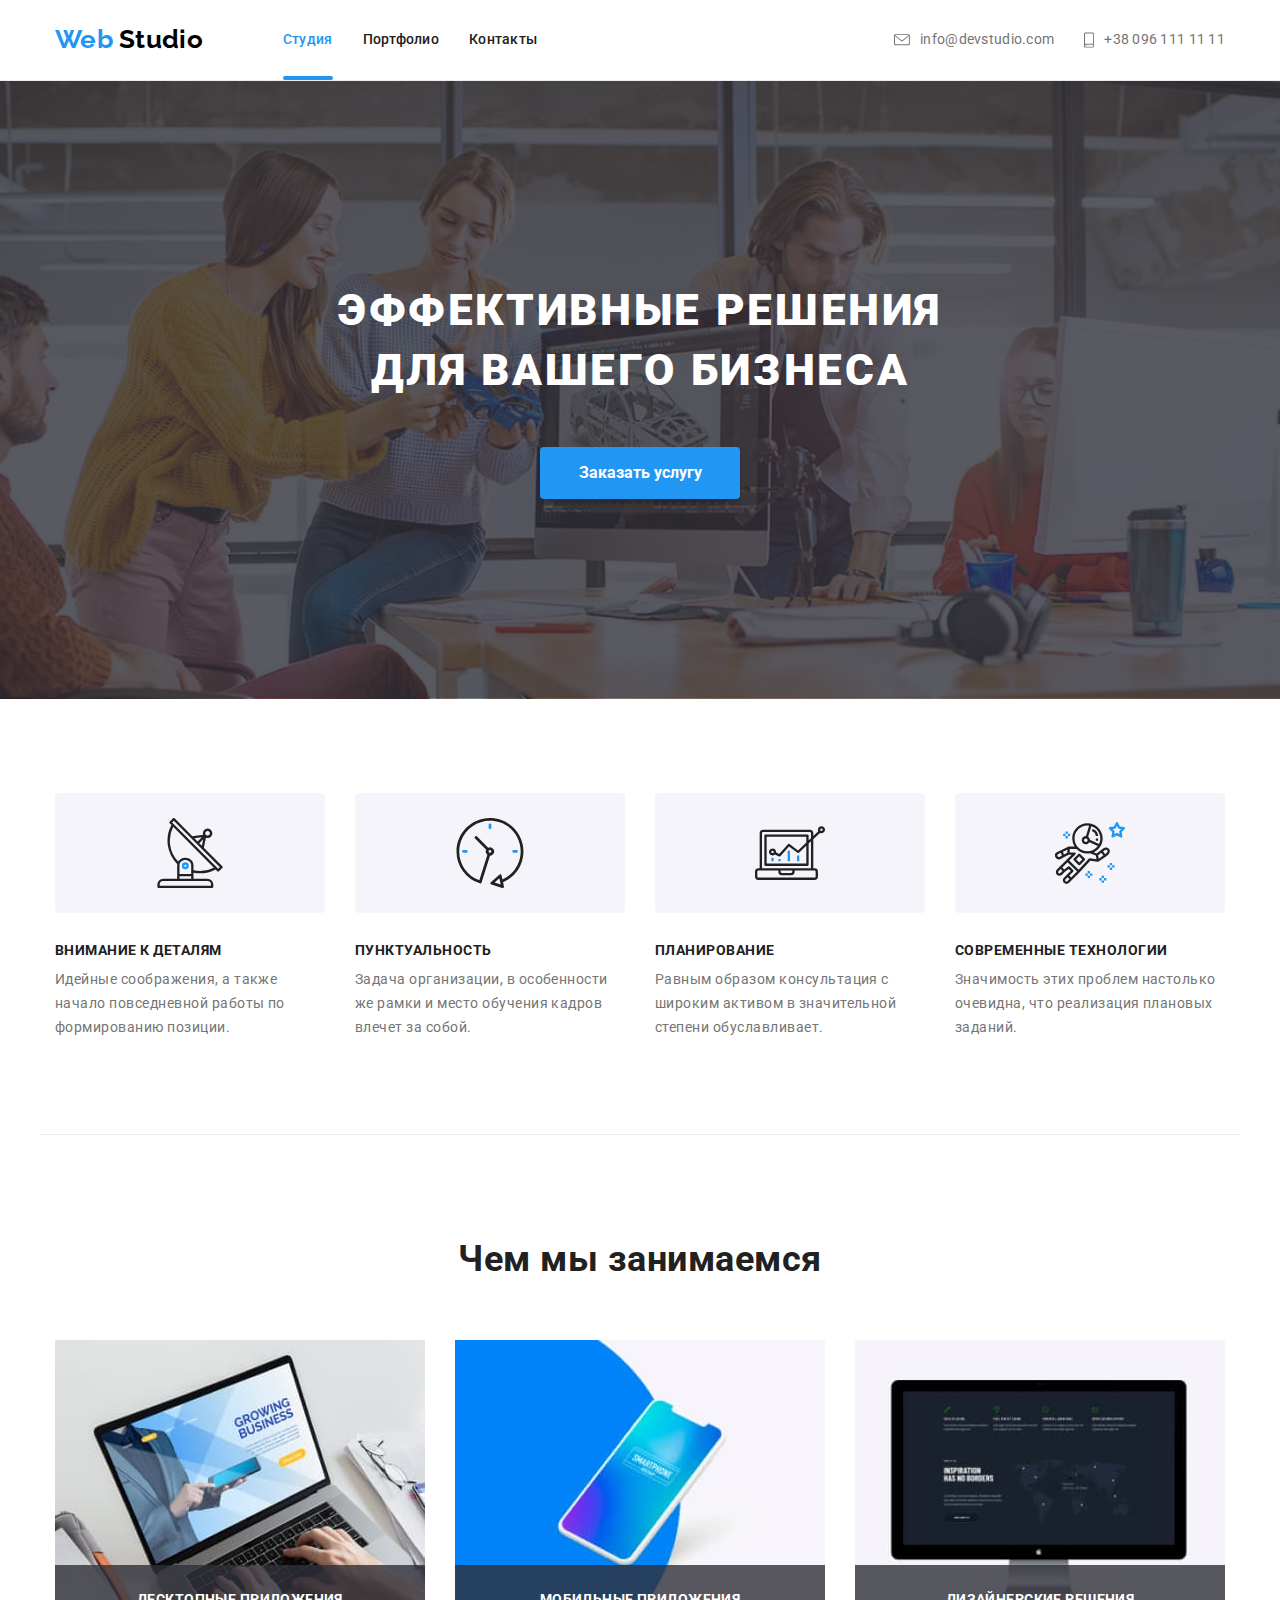
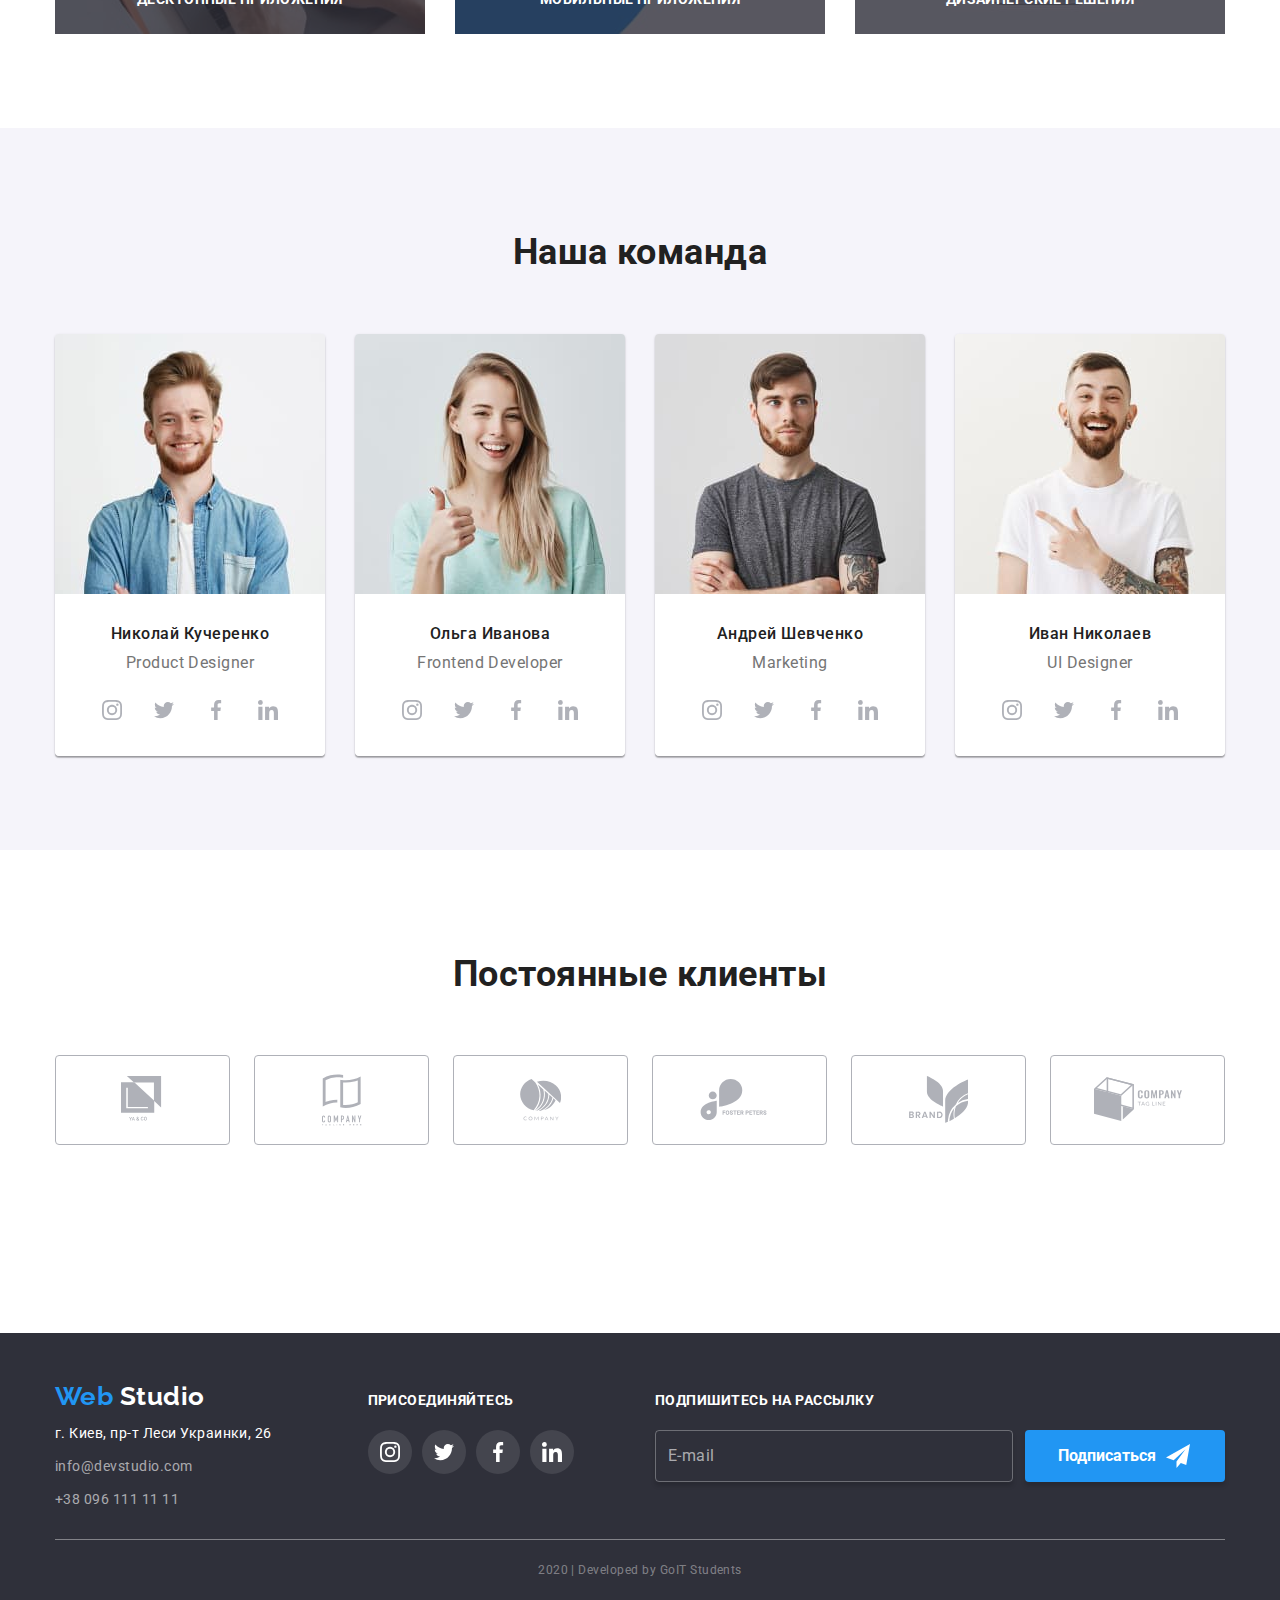
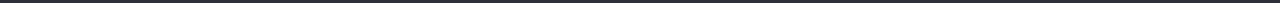
<file: index.html>
<!DOCTYPE html>
<html lang="ru">
  <head>
    <meta charset="UTF-8" />
    <meta name="viewport" content="width=device-width, initial-scale=1.0" />
    <title>Web Studio</title>
    <link
      href="https://fonts.googleapis.com/css2?family=Raleway:wght@700&family=Roboto:wght@400;500;700;900&display=swap"
      rel="stylesheet"
    />
    <link
      rel="stylesheet"
      href="https://cdnjs.cloudflare.com/ajax/libs/modern-normalize/0.6.0/modern-normalize.min.css"
    />
    <link rel="stylesheet" href="./CSS/common.css" />
    <link rel="stylesheet" href="./CSS/main.css" />
  </head>
  <body>
    <!-- Шапка сайта -->
    <header class="page-header header-line">
      <div class="container header">
        <nav class="site-nav">
          <a href="./index.html" class="logo link">
            <span class="logo-accent">Web</span> Studio</a
          >

          <ul class="site-nav__list list">
            <li class="site-nav__item">
              <a href="./index.html" class="site-nav__link current">Студия</a>
            </li>
            <li class="site-nav__item">
              <a href="./portfolio.html" class="site-nav__link">Портфолио</a>
            </li>
            <li class="site-nav__item">
              <a href="" class="site-nav__link">Контакты</a>
            </li>
          </ul>
        </nav>
        <address class="contacts">
          <ul class="contacts__list list">
            <li class="contacts__item">
              <a class="contacts__link link" href="mailto:info@devstudio.com">
                <svg class="contacts__icon" width="16" height="16">
                  <use href="./images/sprite-min.svg#envelope"></use>
                </svg>
                info@devstudio.com
              </a>
            </li>
            <li class="contacts__item">
              <a class="contacts__link link" href="tel:+380961111111">
                <svg class="contacts__icon" width="10" height="16">
                  <use href="./images/sprite-min.svg#smartphone"></use>
                </svg>
                +38 096 111 11 11
              </a>
            </li>
          </ul>
        </address>
      </div>
    </header>

    <main>
      <!-- Герой -->
      <section class="hero">
        <h1 class="hero-title">Эффективные решения для вашего бизнеса</h1>
        <button href="" class="button" data-modal-open>Заказать услугу</button>
      </section>

      <!-- Modal -->
      <div class="backdrop is-hidden" data-modal>
        <div class="modal">
          <form class="form js-order-form" autocomplete="off">
            <b class="form__title">Оставьте свои данные, мы вам перезвоним</b>

            <label class="form__field">
              <input
                class="form__field-inpute"
                type="text"
                name="name"
                placeholder=" "
              />
              <span class="form__field-lable">Имя</span>
              <svg class="form__field-icon" width="18" height="18">
                <use href="./images/sprite-min.svg#form-person-icon"></use>
              </svg>
            </label>

            <label class="form__field">
              <input
                class="form__field-inpute"
                type="tel"
                name="tel"
                placeholder=" "
              />
              <span class="form__field-lable">Телефон</span>
              <svg class="form__field-icon" width="18" height="18">
                <use href="./images/sprite-min.svg#form-phone-icon"></use>
              </svg>
            </label>

            <label class="form__field">
              <input
                class="form__field-inpute"
                type="email"
                name="email"
                placeholder=" "
              />
              <span class="form__field-lable">Email</span>
              <svg class="form__field-icon" width="18" height="18">
                <use href="./images/sprite-min.svg#form-email-icon"></use>
              </svg>
            </label>

            <label class="form__comment">
              <textarea
                class="form__comment-field"
                name="comment"
                placeholder=" "
              ></textarea>
              <span class="form__comment-lable">Kоментарий</span>
            </label>

            <label class="agreement">
              <input class="checkbox" type="checkbox" name="agreement" />
              <svg class="checkbox__icon" width="15" height="15">
                <use href="./images/sprite-min.svg#form-check-icon"></use>
              </svg>
              <span class="agreement__lable"
                >Соглашаюсь с рассылкой и принимаю
              </span>
              <a class="agreement__link" href="">Условия договора</a>
            </label>

            <button class="button suubmit-button" type="submit">
              Отправить
            </button>
          </form>
          <button class="close-button" data-modal-close>
            <svg class="close-icon" width="18" height="18">
              <use href="./images/sprite-min.svg#close-icon"></use>
            </svg>
          </button>
        </div>
      </div>

      <!-- Преимущества -->
      <section class="benefits section">
        <div class="container benefits">
          <h2 class="visually-hidden">Наши преимущества</h2>

          <ul class="benefits list">
            <li class="benefits-item">
              <div class="benefits-item__icon">
                <svg class="icon-antenna" width="70" height="70">
                  <use href="./images/sprite-min.svg#antenna"></use>
                </svg>
              </div>
              <h3 class="title">Внимание к деталям</h3>
              <p class="text">
                Идейные соображения, а также начало повседневной работы по
                формированию позиции.
              </p>
            </li>
            <li class="benefits-item">
              <div class="benefits-item__icon">
                <svg class="icon-antenna" width="70" height="70">
                  <use href="./images/sprite-min.svg#clock"></use>
                </svg>
              </div>
              <h3 class="title">Пунктуальность</h3>
              <p class="text">
                Задача организации, в особенности же рамки и место обучения
                кадров влечет за собой.
              </p>
            </li>
            <li class="benefits-item">
              <div class="benefits-item__icon">
                <svg class="icon-antenna" width="70" height="70">
                  <use href="./images/sprite-min.svg#diagram"></use>
                </svg>
              </div>
              <h3 class="title">Планирование</h3>
              <p class="text">
                Равным образом консультация с широким активом в значительной
                степени обуславливает.
              </p>
            </li>
            <li class="benefits-item">
              <div class="benefits-item__icon">
                <svg class="icon-antenna" width="70" height="70">
                  <use href="./images/sprite-min.svg#astronaut"></use>
                </svg>
              </div>
              <h3 class="title">Современные технологии</h3>
              <p class="text">
                Значимость этих проблем настолько очевидна, что реализация
                плановых заданий.
              </p>
            </li>
          </ul>
        </div>
      </section>

      <!-- Чем мы занимаемся -->
      <section class="section">
        <div class="container">
          <h2 class="section-title">Чем мы занимаемся</h2>
          <ul class="possibilities list">
            <li class="possibilities__item">
              <a href="" class="possibilities__link link">
                <img
                  class="possibilities__image"
                  src="./images/laptop.jpg"
                  width="370"
                  height="294"
                  alt="Ноутбук"
                />
                <div class="possibilities__title-container">
                  <h3 class="possibilities__title">Десктопные приложения</h3>
                </div>
              </a>
            </li>
            <li class="possibilities__item">
              <a href="" class="possibilities__link link">
                <img
                  class="possibilities__image"
                  src="./images/phone.jpg"
                  width="370"
                  height="294"
                  alt="Смартфон"
                />
                <div class="possibilities__title-container">
                  <h3 class="possibilities__title">Мобильные приложения</h3>
                </div>
              </a>
            </li>
            <li class="possibilities__item">
              <a href="" class="possibilities__link link">
                <img
                  class="possibilities__image"
                  src="./images/design.jpg"
                  width="370"
                  height="294"
                  alt="Десктопное приложение"
                />
                <div class="possibilities__title-container">
                  <h3 class="possibilities__title">Дизайнерские решения</h3>
                </div>
              </a>
            </li>
          </ul>
        </div>
      </section>

      <!-- Наша команда -->
      <section class="section team">
        <div class="container">
          <h2 class="section-title team">Наша команда</h2>
          <ul class="team list">
            <!-- Николай Кучеренко -->
            <li class="worker">
              <img
                class="worker__img"
                src="./images/John-Smith.jpg"
                alt="Фото John Smith"
              />
              <div class="worker__card-content">
                <h3 class="worker__name">Николай Кучеренко</h3>
                <p class="worker__position">Product Designer</p>
                <ul class="worker__social-list list">
                  <li class="worker__social-item">
                    <a
                      class="worker__social-link"
                      aria-label="Инстаграм"
                      href=""
                    >
                      <svg class="worker__social-icon" width="20" height="20">
                        <use href="./images/sprite-min.svg#instagram"></use>
                      </svg>
                    </a>
                  </li>
                  <li class="worker__social-item">
                    <a class="worker__social-link" aria-label="Твиттер" href="">
                      <svg class="worker__social-icon" width="20" height="20">
                        <use href="./images/sprite-min.svg#twitter"></use>
                      </svg>
                    </a>
                  </li>
                  <li class="worker__social-item">
                    <a class="worker__social-link" aria-label="Фейсбук" href="">
                      <svg class="worker__social-icon" width="20" height="20">
                        <use href="./images/sprite-min.svg#facebook"></use>
                      </svg>
                    </a>
                  </li>
                  <li class="worker__social-item">
                    <a class="worker__social-link" aria-label="Ликедин" href="">
                      <svg class="worker__social-icon" width="20" height="20">
                        <use href="./images/sprite-min.svg#linkedin"></use>
                      </svg>
                    </a>
                  </li>
                </ul>
              </div>
            </li>
            <!-- Ольга Иванова -->
            <li class="worker">
              <img
                class="worker__img"
                src="./images/Marta-Stewart.jpg"
                alt="Фото Marta Stewart"
              />
              <div class="worker__card-content">
                <h3 class="worker__name">Ольга Иванова</h3>
                <p class="worker__position">Frontend Developer</p>
                <ul class="worker__social-list list">
                  <li class="worker__social-item">
                    <a
                      class="worker__social-link"
                      aria-label="Инстаграм"
                      href=""
                    >
                      <svg class="worker__social-icon" width="20" height="20">
                        <use href="./images/sprite-min.svg#instagram"></use>
                      </svg>
                    </a>
                  </li>
                  <li class="worker__social-item">
                    <a class="worker__social-link" aria-label="Твиттер" href="">
                      <svg class="worker__social-icon" width="20" height="20">
                        <use href="./images/sprite-min.svg#twitter"></use>
                      </svg>
                    </a>
                  </li>
                  <li class="worker__social-item">
                    <a class="worker__social-link" aria-label="Фейсбук" href="">
                      <svg class="worker__social-icon" width="20" height="20">
                        <use href="./images/sprite-min.svg#facebook"></use>
                      </svg>
                    </a>
                  </li>
                  <li class="worker__social-item">
                    <a class="worker__social-link" aria-label="Ликедин" href="">
                      <svg class="worker__social-icon" width="20" height="20">
                        <use href="./images/sprite-min.svg#linkedin"></use>
                      </svg>
                    </a>
                  </li>
                </ul>
              </div>
            </li>
            <!-- Андрей Шевченко -->
            <li class="worker">
              <img
                class="worker__img"
                src="./images/Robert-Jakis.jpg"
                alt="Фото Robert Jakis"
              />
              <div class="worker__card-content">
                <h3 class="worker__name">Андрей Шевченко</h3>
                <p class="worker__position">Marketing</p>
                <ul class="worker__social-list list">
                  <li class="worker__social-item">
                    <a
                      class="worker__social-link"
                      aria-label="Инстаграм"
                      href=""
                    >
                      <svg class="worker__social-icon" width="20" height="20">
                        <use href="./images/sprite-min.svg#instagram"></use>
                      </svg>
                    </a>
                  </li>
                  <li class="worker__social-item">
                    <a class="worker__social-link" aria-label="Твиттер" href="">
                      <svg class="worker__social-icon" width="20" height="20">
                        <use href="./images/sprite-min.svg#twitter"></use>
                      </svg>
                    </a>
                  </li>
                  <li class="worker__social-item">
                    <a class="worker__social-link" aria-label="Фейсбук" href="">
                      <svg class="worker__social-icon" width="20" height="20">
                        <use href="./images/sprite-min.svg#facebook"></use>
                      </svg>
                    </a>
                  </li>
                  <li class="worker__social-item">
                    <a class="worker__social-link" aria-label="Ликедин" href="">
                      <svg class="worker__social-icon" width="20" height="20">
                        <use href="./images/sprite-min.svg#linkedin"></use>
                      </svg>
                    </a>
                  </li>
                </ul>
              </div>
            </li>
            <!-- Иван Николаев -->
            <li class="worker">
              <img
                class="worker__img"
                src="./images/Martin-Doe.jpg"
                alt="Фото Martin Doe"
              />
              <div class="worker__card-content">
                <h3 class="worker__name">Иван Николаев</h3>
                <p class="worker__position">UI Designer</p>
                <ul class="worker__social-list list">
                  <li class="worker__social-item">
                    <a
                      class="worker__social-link"
                      aria-label="Инстаграм"
                      href=""
                    >
                      <svg class="worker__social-icon" width="20" height="20">
                        <use href="./images/sprite-min.svg#instagram"></use>
                      </svg>
                    </a>
                  </li>
                  <li class="worker__social-item">
                    <a class="worker__social-link" aria-label="Твиттер" href="">
                      <svg class="worker__social-icon" width="20" height="20">
                        <use href="./images/sprite-min.svg#twitter"></use>
                      </svg>
                    </a>
                  </li>
                  <li class="worker__social-item">
                    <a class="worker__social-link" aria-label="Фейсбук" href="">
                      <svg class="worker__social-icon" width="20" height="20">
                        <use href="./images/sprite-min.svg#facebook"></use>
                      </svg>
                    </a>
                  </li>
                  <li class="worker__social-item">
                    <a class="worker__social-link" aria-label="Ликедин" href="">
                      <svg class="worker__social-icon" width="20" height="20">
                        <use href="./images/sprite-min.svg#linkedin"></use>
                      </svg>
                    </a>
                  </li>
                </ul>
              </div>
            </li>
          </ul>
        </div>
      </section>

      <!-- Постоянные клиенты -->
      <section class="section">
        <div class="container">
          <h2 class="section-title">Постоянные клиенты</h2>
          <ul class="clients list">
            <li class="clients__item">
              <a class="clients__link link" aria-label="Клиент №1" href="">
                <svg class="clients__logo" width="44" height="49">
                  <use href="./images/sprite-min.svg#logo-company1"></use>
                </svg>
              </a>
            </li>
            <li class="clients__item">
              <a class="clients__link link" aria-label="Клиент №2" href="">
                <svg class="clients__logo" width="40" height="52">
                  <use href="./images/sprite-min.svg#logo-company2"></use>
                </svg>
              </a>
            </li>
            <li class="clients__item">
              <a class="clients__link link" aria-label="Клиент №3" href="">
                <svg class="clients__logo" width="41" height="42">
                  <use href="./images/sprite-min.svg#logo-company3"></use>
                </svg>
              </a>
            </li>
            <li class="clients__item">
              <a class="clients__link link" aria-label="Клиент №4" href="">
                <svg class="clients__logo" width="80" height="42">
                  <use href="./images/sprite-min.svg#logo-company4"></use>
                </svg>
              </a>
            </li>
            <li class="clients__item">
              <a class="clients__link link" aria-label="Клиент №5" href="">
                <svg class="clients__logo" width="59" height="47">
                  <use href="./images/sprite-min.svg#logo-company5"></use>
                </svg>
              </a>
            </li>
            <li class="clients__item">
              <a class="clients__link link" aria-label="Клиент №6" href="">
                <svg class="clients__logo" width="88" height="45">
                  <use href="./images/sprite-min.svg#logo-company6"></use>
                </svg>
              </a>
            </li>
          </ul>
        </div>
      </section>
    </main>

    <!-- Футер -->
    <footer class="footer">
      <div class="container">
        <div class="footer-box">
          <div class="contacts-box">
            <a href="./index.html" class="logo invers link">
              <span class="logo-accent">Web</span> Studio
            </a>

            <address class="address">
              <span>г. Киев, пр-т Леси Украинки, 26</span>

              <a href="mailto:info@devstudio.com" class="link"
                >info@devstudio.com</a
              >
              <a href="tel:+380961111111" class="link">+38 096 111 11 11</a>
            </address>
          </div>

          <div class="social-box">
            <p class="footer-titles">Присоединяйтесь</p>
            <ul class="social-list list">
              <li class="social-list__item">
                <a
                  class="social-list__link link"
                  href=""
                  aria-label="Ссылка на Instagram"
                >
                  <svg class="social-list__icon" width="20" height="20">
                    <use href="./images/sprite-min.svg#instagram"></use>
                  </svg>
                </a>
              </li>
              <li class="social-list__item">
                <a
                  class="social-list__link link"
                  href=""
                  aria-label="Ссылка на Twitter"
                >
                  <svg class="social-list__icon" width="20" height="20">
                    <use href="./images/sprite-min.svg#twitter"></use>
                  </svg>
                </a>
              </li>
              <li class="social-list__item">
                <a
                  class="social-list__link link"
                  href=""
                  aria-label="Ссылка на Facebook"
                >
                  <svg class="social-list__icon" width="20" height="20">
                    <use href="./images/sprite-min.svg#facebook"></use>
                  </svg>
                </a>
              </li>
              <li class="social-list__item">
                <a
                  class="social-list__link link"
                  href=""
                  aria-label="Ссылка на LinkedIn"
                >
                  <svg class="social-list__icon" width="20" height="20">
                    <use href="./images/sprite-min.svg#linkedin"></use>
                  </svg>
                </a>
              </li>
            </ul>
          </div>

          <!-- Блок подписки -->
          <div class="subscribe-box">
            <p class="footer-titles">Подпишитесь на рассылку</p>
            <form class="subscribe__form">
              <label class="subscribe__field-lable">
                <input
                  class="subscribe__field-inpute"
                  type="email"
                  name="email"
                  placeholder="E-mail"
                />
              </label>

              <button class="button subscribe__button" type="submit">
                Подписаться
                <svg class="send-icon" width="24" height="24">
                  <use href="./images/sprite-min.svg#icon-send"></use>
                </svg>
              </button>
            </form>
          </div>
        </div>

        <p class="copyright">2020 | Developed by GoIT Students</p>
      </div>
    </footer>

    <!-- Header script -->
    <script>
      const { height: pageHeaderHeight } = document
        .querySelector(".page-header")
        .getBoundingClientRect();

      document.body.style.paddingTop = `${pageHeaderHeight}px`;
    </script>

    <!-- Modal script -->
    <script src="./JS/modal.js"></script>

    <!-- Form script -->
    <script>
      (() => {
        document
          .querySelector(".js-order-form")
          .addEventListener("submit", (e) => {
            e.preventDefault();

            new FormData(e.currentTarget).forEach((value, name) =>
              console.log(`${name}: ${value}`)
            );

            e.currentTarget.reset();
          });
      })();
    </script>
  </body>
</html>
</file>
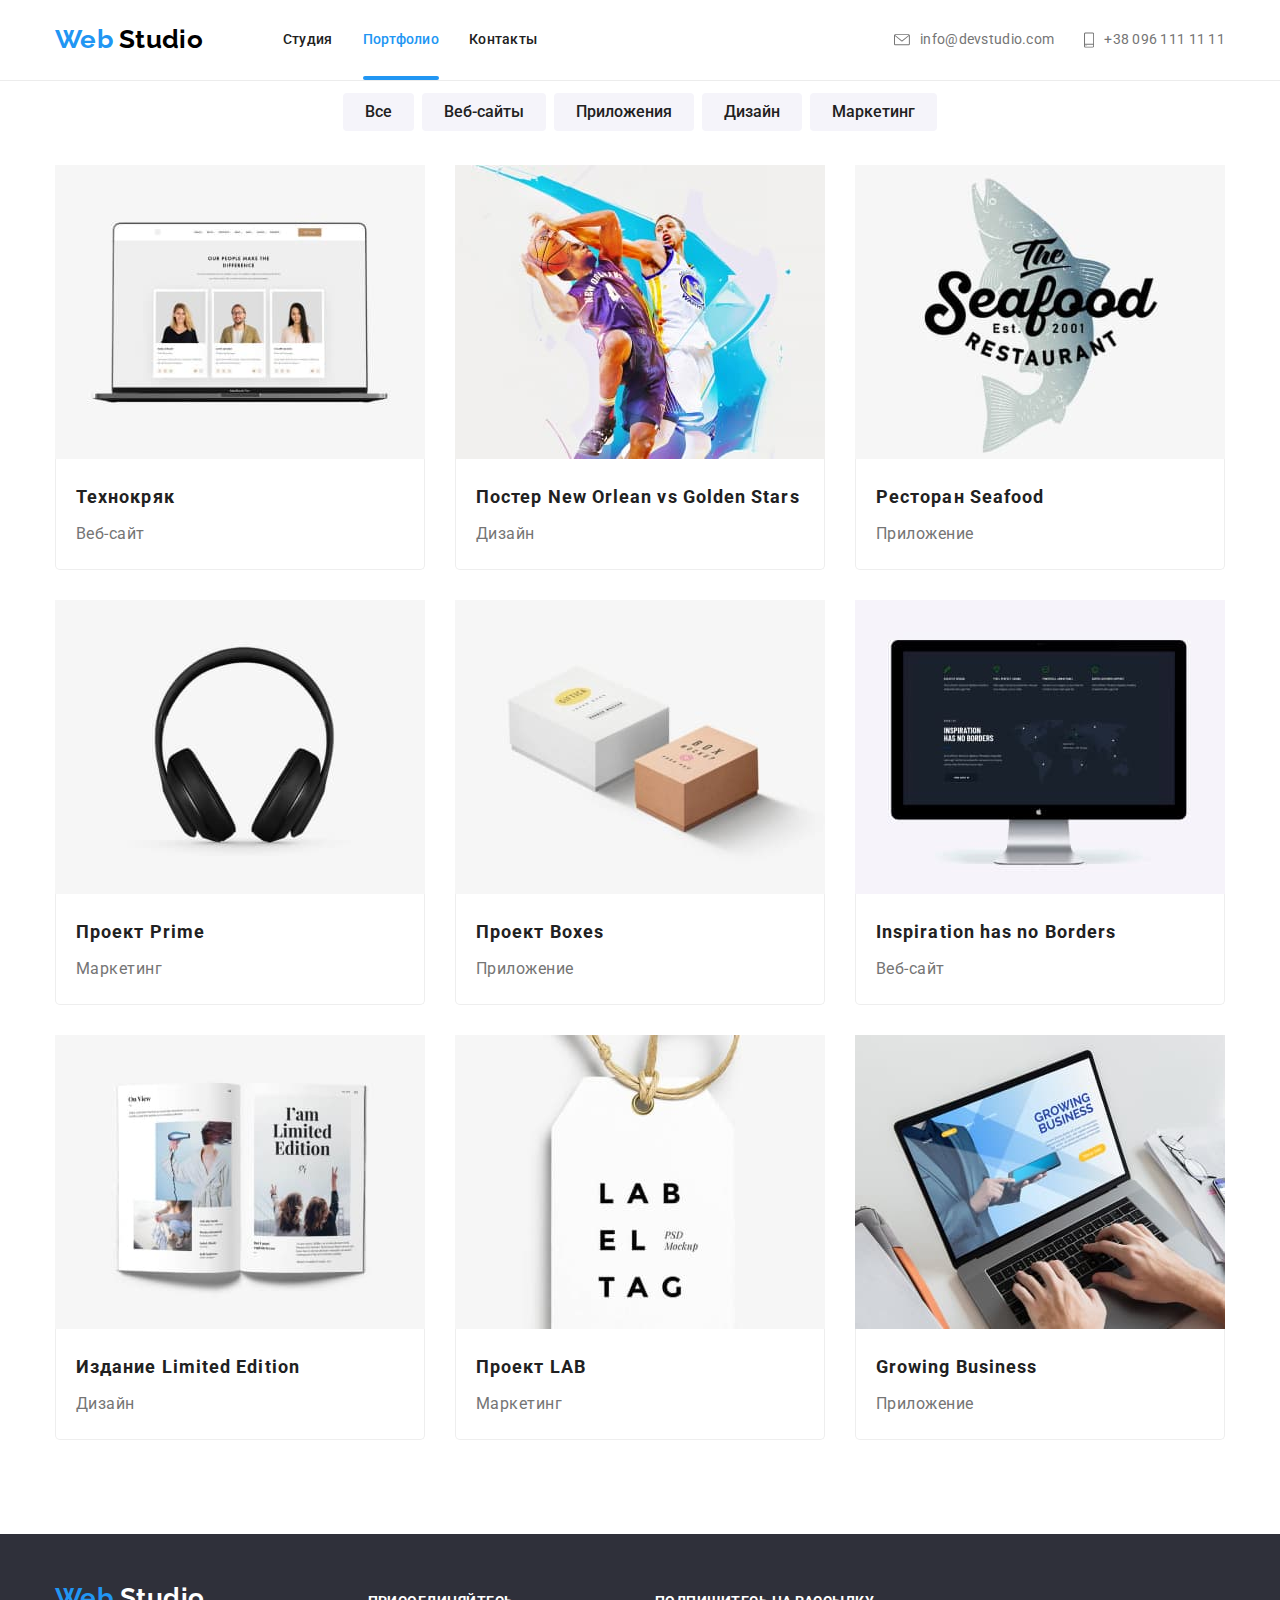
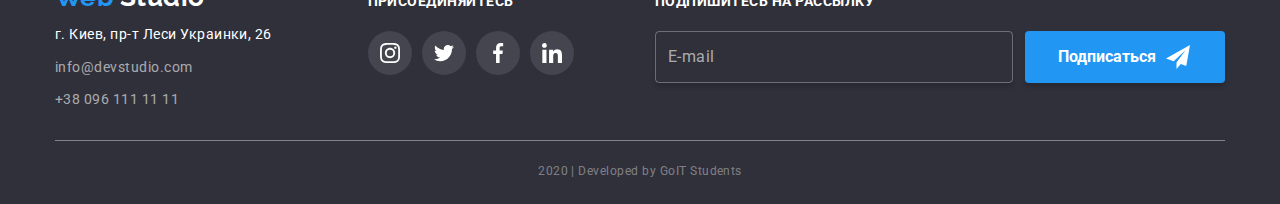
<file: portfolio.html>
<!DOCTYPE html>
<html lang="en">
  <head>
    <meta charset="UTF-8" />
    <meta name="viewport" content="width=device-width, initial-scale=1.0" />
    <title>Web Studio-Portfolio</title>
    <link
      href="https://fonts.googleapis.com/css2?family=Raleway:wght@700&family=Roboto:wght@400;500;700;900&display=swap"
      rel="stylesheet"
    />
    <link
      rel="stylesheet"
      href="https://cdnjs.cloudflare.com/ajax/libs/modern-normalize/0.6.0/modern-normalize.min.css"
    />
    <link rel="stylesheet" href="./CSS/common.css" />
    <link rel="stylesheet" href="./CSS/portfolio.css" />
  </head>
  <body>
    <!-- Шапка сайта -->
    <header class="page-header header-line">
      <div class="container header">
        <nav class="site-nav">
          <a href="./index.html" class="logo link">
            <span class="logo-accent">Web</span> Studio</a
          >

          <ul class="site-nav__list list">
            <li class="site-nav__item">
              <a href="./index.html" class="site-nav__link">Студия</a>
            </li>
            <li class="site-nav__item">
              <a href="./portfolio.html" class="site-nav__link current"
                >Портфолио</a
              >
            </li>
            <li class="site-nav__item">
              <a href="" class="site-nav__link">Контакты</a>
            </li>
          </ul>
        </nav>
        <address class="contacts">
          <ul class="contacts__list list">
            <li class="contacts__item">
              <a class="contacts__link link" href="mailto:info@devstudio.com">
                <svg class="contacts__icon" width="16" height="16">
                  <use href="./images/sprite-min.svg#envelope"></use>
                </svg>
                info@devstudio.com
              </a>
            </li>
            <li class="contacts__item">
              <a class="contacts__link link" href="tel:+380961111111">
                <svg class="contacts__icon" width="10" height="16">
                  <use href="./images/sprite-min.svg#smartphone"></use>
                </svg>
                +38 096 111 11 11
              </a>
            </li>
          </ul>
        </address>
      </div>
    </header>

    <main>
      <h1 class="visually-hidden">Работы нашей студии</h1>

      <!-- Фильтры -->
      <div class="container filters">
        <h2 class="visually-hidden">Фильтры</h2>
        <ul class="filters__list list">
          <li class="filters__item">
            <button class="filters__button">Все</button>
          </li>
          <li class="filters__item">
            <button class="filters__button">Веб-сайты</button>
          </li>
          <li class="filters__item">
            <button class="filters__button">Приложения</button>
          </li>
          <li class="filters__item">
            <button class="filters__button">Дизайн</button>
          </li>
          <li class="filters__item">
            <button class="filters__button">Маркетинг</button>
          </li>
        </ul>
      </div>

      <!-- Примеры работ -->
      <div class="container work-examples">
        <h2 class="visually-hidden">Примеры работ</h2>
        <ul class="work-examples__list list">
          <li class="card">
            <a class="link" href="">
              <div class="card__header">
                <img
                  class="card__image"
                  src="./portfolio-images/technokryak.jpg"
                  width="370"
                  height="294"
                  alt="Лептоп"
                />
                <p class="card__overlay">
                  Технокряк это современная площадка распространения
                  коронавируса. Компании используют эту платформу для цифрового
                  шпионажа и атак на защищённые сервера конкурентов.
                </p>
              </div>
              <div class="card__content">
                <h3 class="card__title">Технокряк</h3>

                <p class="card__type">Веб-сайт</p>
              </div>
            </a>
          </li>
          <li class="card">
            <a class="link" href="">
              <div class="card__header">
                <img
                  class="card__image"
                  src="./portfolio-images/new-orlean.jpg"
                  width="370"
                  height="294"
                  alt="Баскетболисты"
                />
                <p class="card__overlay">
                  Технокряк это современная площадка распространения
                  коронавируса. Компании используют эту платформу для цифрового
                  шпионажа и атак на защищённые сервера конкурентов.
                </p>
              </div>
              <div class="card__content">
                <h3 class="card__title">Постер New Orlean vs Golden Stars</h3>

                <p class="card__type">Дизайн</p>
              </div>
            </a>
          </li>
          <li class="card">
            <a class="link" href="">
              <div class="card__header">
                <img
                  class="card__image"
                  src="./portfolio-images/seafood.jpg"
                  width="370"
                  height="294"
                  alt="Логотип ресторана"
                />
                <p class="card__overlay">
                  Технокряк это современная площадка распространения
                  коронавируса. Компании используют эту платформу для цифрового
                  шпионажа и атак на защищённые сервера конкурентов.
                </p>
              </div>
              <div class="card__content">
                <h3 class="card__title">Ресторан Seafood</h3>

                <p class="card__type">Приложение</p>
              </div>
            </a>
          </li>
          <li class="card">
            <a class="link" href="">
              <div class="card__header">
                <img
                  class="card__image"
                  src="./portfolio-images/prime.jpg"
                  width="370"
                  height="294"
                  alt="Наушники"
                />
                <p class="card__overlay">
                  Технокряк это современная площадка распространения
                  коронавируса. Компании используют эту платформу для цифрового
                  шпионажа и атак на защищённые сервера конкурентов.
                </p>
              </div>
              <div class="card__content">
                <h3 class="card__title">Проект Prime</h3>

                <p class="card__type">Маркетинг</p>
              </div>
            </a>
          </li>
          <li class="card">
            <a class="link" href="">
              <div class="card__header">
                <img
                  class="card__image"
                  src="./portfolio-images/boxes.jpg"
                  width="370"
                  height="294"
                  alt="Коробки"
                />
                <p class="card__overlay">
                  Технокряк это современная площадка распространения
                  коронавируса. Компании используют эту платформу для цифрового
                  шпионажа и атак на защищённые сервера конкурентов.
                </p>
              </div>
              <div class="card__content">
                <h3 class="card__title">Проект Boxes</h3>

                <p class="card__type">Приложение</p>
              </div>
            </a>
          </li>
          <li class="card">
            <a class="link" href="">
              <div class="card__header">
                <img
                  class="card__image"
                  src="./portfolio-images/inspiration.jpg"
                  width="370"
                  height="294"
                  alt="Моноблок"
                />
                <p class="card__overlay">
                  Технокряк это современная площадка распространения
                  коронавируса. Компании используют эту платформу для цифрового
                  шпионажа и атак на защищённые сервера конкурентов.
                </p>
              </div>
              <div class="card__content">
                <h3 class="card__title">Inspiration has no Borders</h3>

                <p class="card__type">Веб-сайт</p>
              </div>
            </a>
          </li>
          <li class="card">
            <a class="link" href="">
              <div class="card__header">
                <img
                  class="card__image"
                  src="./portfolio-images/limited-edition.jpg"
                  width="370"
                  height="294"
                  alt="Журнал"
                />
                <p class="card__overlay">
                  Технокряк это современная площадка распространения
                  коронавируса. Компании используют эту платформу для цифрового
                  шпионажа и атак на защищённые сервера конкурентов.
                </p>
              </div>
              <div class="card__content">
                <h3 class="card__title">Издание Limited Edition</h3>

                <p class="card__type">Дизайн</p>
              </div>
            </a>
          </li>
          <li class="card">
            <a class="link" href="">
              <div class="card__header">
                <img
                  class="card__image"
                  src="./portfolio-images/lab.jpg"
                  width="370"
                  height="294"
                  alt="Этикетка"
                />
                <p class="card__overlay">
                  Технокряк это современная площадка распространения
                  коронавируса. Компании используют эту платформу для цифрового
                  шпионажа и атак на защищённые сервера конкурентов.
                </p>
              </div>
              <div class="card__content">
                <h3 class="card__title">Проект LAB</h3>

                <p class="card__type">Маркетинг</p>
              </div>
            </a>
          </li>
          <li class="card">
            <a class="link" href="">
              <div class="card__header">
                <img
                  class="card__image"
                  src="./portfolio-images/growing-business.jpg"
                  width="370"
                  height="294"
                  alt="Ноутбук"
                />
                <p class="card__overlay">
                  Технокряк это современная площадка распространения
                  коронавируса. Компании используют эту платформу для цифрового
                  шпионажа и атак на защищённые сервера конкурентов.
                </p>
              </div>
              <div class="card__content">
                <h3 class="card__title">Growing Business</h3>

                <p class="card__type">Приложение</p>
              </div>
            </a>
          </li>
        </ul>
      </div>
    </main>

    <!-- Футер -->
    <footer class="footer">
      <div class="container">
        <div class="footer-box">
          <div class="contacts-box">
            <a href="./index.html" class="logo invers link">
              <span class="logo-accent">Web</span> Studio
            </a>

            <address class="address">
              <span>г. Киев, пр-т Леси Украинки, 26</span>

              <a href="mailto:info@devstudio.com" class="link"
                >info@devstudio.com</a
              >
              <a href="tel:+380961111111" class="link">+38 096 111 11 11</a>
            </address>
          </div>

          <div class="social-box">
            <p class="footer-titles">Присоединяйтесь</p>
            <ul class="social-list list">
              <li class="social-list__item">
                <a
                  class="social-list__link link"
                  href=""
                  aria-label="Ссылка на Instagram"
                >
                  <svg class="social-list__icon" width="20" height="20">
                    <use href="./images/sprite-min.svg#instagram"></use>
                  </svg>
                </a>
              </li>
              <li class="social-list__item">
                <a
                  class="social-list__link link"
                  href=""
                  aria-label="Ссылка на Twitter"
                >
                  <svg class="social-list__icon" width="20" height="20">
                    <use href="./images/sprite-min.svg#twitter"></use>
                  </svg>
                </a>
              </li>
              <li class="social-list__item">
                <a
                  class="social-list__link link"
                  href=""
                  aria-label="Ссылка на Facebook"
                >
                  <svg class="social-list__icon" width="20" height="20">
                    <use href="./images/sprite-min.svg#facebook"></use>
                  </svg>
                </a>
              </li>
              <li class="social-list__item">
                <a
                  class="social-list__link link"
                  href=""
                  aria-label="Ссылка на LinkedIn"
                >
                  <svg class="social-list__icon" width="20" height="20">
                    <use href="./images/sprite-min.svg#linkedin"></use>
                  </svg>
                </a>
              </li>
            </ul>
          </div>

          <!-- Блок подписки -->
          <div class="subscribe-box">
            <p class="footer-titles">Подпишитесь на рассылку</p>
            <form class="subscribe__form">
              <label class="subscribe__field-lable">
                <input
                  class="subscribe__field-inpute"
                  type="email"
                  name="email"
                  placeholder="E-mail"
                />
              </label>

              <button class="button subscribe__button" type="submit">
                Подписаться
                <svg class="send-icon" width="24" height="24">
                  <use href="./images/sprite-min.svg#icon-send"></use>
                </svg>
              </button>
            </form>
          </div>
        </div>

        <p class="copyright">2020 | Developed by GoIT Students</p>
      </div>
    </footer>
  </body>
</html>
</file>
<file: CSS/common.css>
:root {
  --primary-text-color: #757575;
  --title-text-color: #212121;
  --logo-text-color: #000000;
  --accent-color: #2196f3;
  --primary-white-color: #ffffff;
  --copyright-text-color: rgba(255, 255, 255, 0.4);
  --footer-link-color: rgba(255, 255, 255, 0.6);
  --footer-bg-color: #2f303a;
  --section-border-color: #ececec;
  --social-link-bg-color: rgba(255, 255, 255, 0.1);
  --button-hover-bg-color: #188ce8;
}

body {
  font-family: "Roboto", sans-serif;
  background-color: var(--primary-white-color);
  color: var(--primary-text-color);
  letter-spacing: 0.03em;
}

textarea {
  resize: none;
}

.container {
  margin-left: auto;
  margin-right: auto;
  width: 1200px;
  padding-left: 15px;
  padding-right: 15px;
  /*  */
}

.visually-hidden {
  position: absolute;
  width: 1px;
  height: 1px;
  margin: -1px;
  border: 0px;
  padding: 0px;
  clip: rect(0 0 0 0);
  overflow: hidden;
}

.list {
  padding: 0;
  margin: 0;
  list-style: none;
}

.link {
  text-decoration: none;
  font-style: normal;
}

/* Button */
.button {
  display: inline-block;
  padding: 10px 32px;
  min-width: 200px;
  border-radius: 4px;
  border: 1px solid transparent;
  box-shadow: 0px 4px 4px rgba(0, 0, 0, 0.15);

  color: var(--primary-white-color);
  background-color: var(--accent-color);

  text-decoration: none;
  text-align: center;
  align-items: center;
  font-weight: 700;
  font-size: 16px;
  line-height: 1.87;

  cursor: pointer;
  transition: background-color 250ms cubic-bezier(0.4, 0, 0.2, 1);
}

.button:hover,
.button:focus {
  outline: none;
  background-color: var(--button-hover-bg-color);
}

.button:active {
  transform: scale(0.95);
}

.subscribe__button {
  display: flex;

  margin-left: auto;
}

.send-icon {
  margin-left: 10px;
}

.close-button {
  position: absolute;
  display: flex;
  top: 0;
  right: 0;
  transform: translate(50%, -50%);

  width: 30px;
  height: 30px;

  padding: 0;

  justify-content: center;
  align-items: center;

  /* transition: transform 250ms cubic-bezier(0.4, 0, 0.2, 1); */

  border: none;
  border-radius: 50%;
  /* outline: 1px solid tomato; */

  background-color: var(--primary-white-color);
  box-shadow: 0px 2px 1px rgba(0, 0, 0, 0.2), 0px 1px 1px rgba(0, 0, 0, 0.14),
    0px 1px 3px rgba(0, 0, 0, 0.12);

  cursor: pointer;
}

.close-button:hover,
.close-button:focus {
  outline: none;
  transform: translate(50%, -50%) scale(0.95);
}

.close-button:active {
  transform: translate(50%, -50%) scale(0.9);
}

/* Header */
.page-header {
  position: fixed;
  width: 100%;
  top: 0;
  left: 0;
  z-index: 900;

  background-color: var(--primary-white-color);
}

.header-line {
  border-bottom: 1px solid var(--section-border-color);
}
.container.header {
  display: flex;
  align-items: center;
}

/* Logo */
.logo {
  font-family: "Raleway", sans-serif;
  color: var(--logo-text-color);
  font-weight: 700;
  font-size: 26px;
  line-height: 1.2;
}

.logo-accent {
  color: var(--accent-color);
}

/* Site nav */
.site-nav {
  display: flex;
  align-items: center;

  font-weight: 500;
  font-size: 14px;
  line-height: 1.14;
  letter-spacing: 0.02em;
}

.site-nav__list {
  display: flex;
  margin-left: 80px;
}

.site-nav__item {
  position: relative;

  margin-right: 30px;
}

.site-nav__item:last-child {
  margin-right: 0;
}

.site-nav__link {
  display: block;
  color: var(--title-text-color);

  padding-top: 32px;
  padding-bottom: 32px;

  text-decoration: none;
  font-style: normal;

  transition: color 250ms cubic-bezier(0.4, 0, 0.2, 1);
}

.site-nav__link:hover,
.site-nav__link:focus {
  color: var(--accent-color);
}

.current {
  color: var(--accent-color);
}

.current::after {
  position: absolute;
  display: inline-block;
  content: "";
  bottom: 0;
  left: 0;
  width: 100%;
  height: 4px;

  background-color: var(--accent-color);
  border-radius: 2px;
}

.contacts {
  margin-left: auto;
}

.contacts__list {
  display: flex;
}

.contacts__item {
  display: flex;
  margin-right: 30px;
}

.contacts__item:last-child {
  margin-right: 0px;
}

.contacts__link {
  display: inline-flex;
  align-items: center;

  color: var(--primary-text-color);
  font-size: 14px;
  line-height: 1.14;
  letter-spacing: 0.02em;

  transition: color 250ms cubic-bezier(0.4, 0, 0.2, 1);
}

.contacts__link:hover,
.contacts__link:focus {
  color: var(--accent-color);
}

.contacts__icon {
  fill: currentColor;
  margin-right: 10px;
}

/* Footer */

.footer {
  margin-top: 94px;
  padding-top: 48px;
  padding-bottom: 21px;

  background-color: var(--footer-bg-color);
}

.footer-box {
  display: flex;
  align-items: baseline;
  justify-content: space-between;
}

.logo.invers {
  color: var(--primary-white-color);
}

.address {
  color: var(--primary-white-color);
  font-style: normal;
  font-weight: 400;
  font-size: 14px;
  line-height: 1.7;
}

.address span {
  display: block;
  margin-top: 10px;
}

.address .link {
  display: block;
  margin-top: 9px;

  color: var(--footer-link-color);

  transition: color 250ms cubic-bezier(0.4, 0, 0.2, 1);
}

.address .link:hover,
.address .link:focus {
  color: var(--accent-color);
}

.footer-titles {
  margin-top: 0;
  margin-bottom: 21px;

  color: var(--primary-white-color);
  font-weight: 700;
  font-size: 14px;
  line-height: 1.14;
  text-transform: uppercase;
}

.contacts-box {
  width: 231px;
}

.social-box {
  width: 206px;
}

.social-list {
  display: flex;

  justify-content: space-between;
}

.social-list__link {
  display: flex;
  width: 44px;
  height: 44px;

  justify-content: center;
  align-items: center;

  color: var(--primary-white-color);
  background-color: var(--social-link-bg-color);
  border-radius: 50%;

  transition: background-color 250ms cubic-bezier(0.4, 0, 0.2, 1);
}

.social-list__link:hover,
.social-list__link:focus {
  background-color: var(--accent-color);
}

.social-list__icon {
  fill: currentColor;
}

.subscribe-box {
  width: 570px;
}

.subscribe__form {
  /* position: relative; */
  display: flex;
}

.subscribe__field-inpute {
  width: 358px;
  padding: 15px 12px;

  border: 1px solid rgba(255, 255, 255, 0.3);
  box-shadow: 0px 4px 4px rgba(0, 0, 0, 0.15);
  border-radius: 4px;

  font-weight: 400;
  font-size: 16px;
  line-height: 1.25;
  letter-spacing: 0.03em;
  color: var(--footer-link-color);

  background-color: inherit;
}

.subscribe__field-inpute::placeholder {
  font-weight: 400;
  font-size: 16px;
  line-height: 1.25;
  letter-spacing: 0.03em;
  color: var(--footer-link-color);
}

/* .subscribe__field-lable {
  position: absolute;
  top: 50%;
  left: 12px;
  transform: translateY(-50%);

  font-size: 16px;
  line-height: 1.87;
  letter-spacing: 0.03em;
  color: var(--footer-link-color);
} */

.copyright {
  border-top-style: solid;
  border-color: var(--copyright-text-color);
  border-top-width: 1px;

  margin: 28px 0 0 0;
  padding-top: 18px;

  color: var(--copyright-text-color);
  font-size: 12px;
  line-height: 2;
  text-align: center;
}
</file>
<file: CSS/main.css>
:root {
  --special-section-bg-color: #f5f4fa;
  --grey-logo-color: #afb1b8;
  --overlay-color: rgba(47, 48, 58, 0.8);
  --backdrop-color: rgba(0, 0, 0, 0.2);
  --form-field-border-color: rgba(33, 33, 33, 0.2);
}

/* Hero */
.hero {
  max-width: 1600px;
  margin-left: auto;
  margin-right: auto;
  /* outline: 1px solid red; */

  text-align: center;
  padding-top: 200px;
  padding-bottom: 200px;

  background-image: linear-gradient(
      to right,
      var(--overlay-color),
      var(--overlay-color)
    ),
    url("../images/hero-img.jpg");

  background-repeat: no-repeat;
  background-position: center;
  background-size: cover;
}

.hero-title {
  max-width: 646px;
  margin-top: 0;
  margin-bottom: 46px;
  margin-left: auto;
  margin-right: auto;

  color: var(--primary-white-color);

  font-weight: 900;
  font-size: 44px;
  line-height: 1.36;
  letter-spacing: 0.06em;
  text-transform: uppercase;
  /* text-align: center; */
}

/* Modal */
.backdrop {
  position: fixed;
  top: 0;
  left: 0;
  width: 100%;
  height: 100%;
  z-index: 999;

  background-color: var(--backdrop-color);

  transition: opacity 250ms cubic-bezier(0.4, 0, 0.2, 1);
}

.backdrop.is-hidden {
  opacity: 0;
  pointer-events: none;
}

.backdrop.is-hidden .modal {
  transform: translate(-50%, -50%) scale(1);
}

.modal {
  position: absolute;
  top: 50%;
  left: 50%;
  transform: translate(-50%, -50%) scale(1.1);
  transition: transform 250ms cubic-bezier(0.4, 0, 0.2, 1);

  width: 528px;
  padding: 40px;

  background-color: var(--primary-white-color);

  box-shadow: 0px 2px 1px rgba(0, 0, 0, 0.2), 0px 1px 1px rgba(0, 0, 0, 0.14),
    0px 1px 3px rgba(0, 0, 0, 0.12);
  border-radius: 4px;
}

.form__title {
  display: block;
  margin-bottom: 30px;

  text-align: center;
  font-weight: 700;
  font-size: 20px;
  line-height: 1.15;
  letter-spacing: 0.03em;
  color: var(--title-text-color);
}

.form__field {
  position: relative;
  display: flex;
  flex-direction: column;
  margin-bottom: 28px;
}

.form__field-lable {
  position: absolute;
  top: 50%;
  left: 42px;
  transform: translateY(-50%);

  font-weight: 400;
  font-size: 14px;
  line-height: 1.14;
  letter-spacing: 0.01em;

  color: var(--primary-text-color);

  transition: transform 250ms cubic-bezier(0.4, 0, 0.2, 1),
    color 250ms cubic-bezier(0.4, 0, 0.2, 1);
}

.form__field:focus-within > .form__field-lable,
.form__field-inpute:not(:placeholder-shown) + .form__field-lable {
  transform: translate(-28px, -38px) scale(0.86);

  color: var(--accent-color);
}

.form__field-icon {
  position: absolute;
  top: 50%;
  left: 16px;
  transform: translateY(-50%);

  fill: var(--title-text-color);

  transition: fill 250ms cubic-bezier(0.4, 0, 0.2, 1);
}

.form__field-inpute:focus ~ .form__field-icon {
  fill: var(--accent-color);
}

.form__field-inpute {
  padding: 12px 16px 12px 42px;

  border: 1px solid;
  border-color: var(--form-field-border-color);
  border-radius: 4px;
  outline-style: none;

  font-weight: 400;
  font-size: 14px;
  line-height: 1.14;
  letter-spacing: 0.01em;

  color: var(--title-text-color);

  transition: border-color 250ms cubic-bezier(0.4, 0, 0.2, 1);
}

.form__field-inpute:focus {
  border-color: var(--accent-color);
}

.form__comment {
  position: relative;
  display: flex;
  flex-direction: column;
  margin-bottom: 20px;
}

.form__comment-field {
  height: 120px;
  padding: 12px 16px;

  border: 1px solid var(--form-field-border-color);
  border-radius: 4px;
  outline-style: none;

  color: var(--primary-text-color);
}

.form__comment-field:focus {
  border-color: var(--accent-color);
}

.form__comment-lable {
  position: absolute;
  top: 12px;
  left: 16px;

  font-weight: 400;
  font-size: 14px;
  line-height: 1.14;
  letter-spacing: 0.01em;

  color: var(--primary-text-color);

  transition: transform 250ms cubic-bezier(0.4, 0, 0.2, 1);
}

.form__comment:focus-within > .form__comment-lable,
.form__comment-field:not(:placeholder-shown) + .form__comment-lable {
  transform: translate(-5px, -30px) scale(0.86);

  color: var(--accent-color);
}

.agreement {
  display: flex;
  margin-bottom: 30px;

  align-items: center;

  font-size: 14px;
  line-height: 1.71;
  letter-spacing: 0.03em;
}

.checkbox {
  /* -webkit-appearance: none;
  -moz-appearance: none;
  appearance: none;
  position: absolute; */

  position: absolute;
  width: 1px;
  height: 1px;
  margin: -1px;
  border: 0;
  padding: 0;
  clip: rect(0 0 0 0);
  overflow: hidden;
}

.checkbox__icon {
  display: inline-block;
  width: 15px;
  height: 15px;
  margin-left: 13px;
  margin-right: 8px;

  border: 2px solid var(--title-text-color);
  border-radius: 2px;
  fill: none;

  transition: background-color 250ms cubic-bezier(0.4, 0, 0.2, 1),
    fill 250ms cubic-bezier(0.4, 0, 0.2, 1);
}

.checkbox:checked + .checkbox__icon {
  border: none;
  background-color: var(--accent-color);
  fill: var(--primary-white-color);
}

.agreement__link {
  color: var(--accent-color);
  margin-left: 2px;
}

.suubmit-button {
  display: block;
  margin-left: auto;
  margin-right: auto;
}

/* Section */
.section {
  padding-top: 94px;
  padding-bottom: 94px;
}

.section-title {
  margin-top: 0;
  margin-bottom: 50px;

  color: var(--title-text-color);
  font-weight: 700;
  font-size: 36px;
  line-height: 1.7;
  text-align: center;
}

.title {
  margin-top: 0;
  margin-bottom: 10px;

  color: var(--title-text-color);
  font-weight: 700;
  font-size: 14px;
  line-height: 1.14;
  text-transform: uppercase;
}

.text {
  margin-top: 0;
  margin-bottom: 0px;

  font-size: 14px;
  line-height: 1.71;
}

/* Our Benefits */
.section.benefits {
  padding-bottom: 0px;
}

.benefits.container {
  padding-bottom: 94px;
  border-bottom: 1px solid var(--section-border-color);
}

.benefits.list {
  display: flex;
}

.benefits-item {
  width: 270px;
}

/* .benefits-item::before {
  display: block;
  content: "";
  height: 120px;
  margin-bottom: 30px;

  background-color: var(--special-section-bg-color);
  background-repeat: no-repeat;
  background-position: center;

  border-radius: 4px;
} */

.benefits-item:not(:first-child) {
  margin-left: auto;
}

.benefits-item__icon {
  display: flex;
  width: 270px;
  height: 120px;
  margin-bottom: 30px;

  justify-content: center;
  align-items: center;

  background-color: var(--special-section-bg-color);

  border-radius: 4px;
}

/* Our possibilities */

.possibilities.list {
  display: flex;
  justify-content: space-between;
}

.possibilities__item {
  position: relative;

  width: 370px;
}

.possibilities__link {
  display: block;
}

.possibilities__image {
  display: block;
}

.possibilities__title-container {
  position: absolute;
  bottom: 0;
  left: 0;
  width: 100%;

  padding-top: 27px;
  padding-bottom: 27px;

  background-color: var(--overlay-color);
}

.possibilities__title {
  margin: 0;

  font-weight: 700;
  font-size: 14px;
  line-height: 1.14;
  letter-spacing: 0.03em;
  color: var(--primary-white-color);
  text-align: center;
  text-transform: uppercase;
}

/* .possibilities-title:hover,
.possibilities-title:focus {
  color: var(--accent-color);
} */

/* Team */

.section.team {
  background-color: var(--special-section-bg-color);
}

.team.list {
  display: flex;
  justify-content: space-between;
  align-items: start;
}

.worker {
  width: 270px;
  overflow: hidden;

  box-shadow: 0px 2px 1px rgba(0, 0, 0, 0.2), 0px 1px 1px rgba(0, 0, 0, 0.14),
    0px 1px 3px rgba(0, 0, 0, 0.12);
  border-radius: 4px;

  text-align: center;
}

.worker__img {
  display: block;
}

.worker__name {
  margin-top: 0;
  margin-bottom: 10px;

  color: var(--title-text-color);
  font-weight: 500;
  font-size: 16px;
  line-height: 1.19;
  text-align: center;
  letter-spacing: 0.03em;
}

.worker__position {
  margin-top: 0;
  margin-bottom: 16px;

  color: var(--primary-text-color);
  font-weight: 400;
  font-size: 16px;
  line-height: 1.19;
  text-align: center;
  letter-spacing: 0.03em;
}

.worker__social-list {
  display: flex;
  justify-content: space-between;
}

.worker__social-link {
  display: flex;
  width: 44px;
  height: 44px;

  justify-content: center;
  align-items: center;

  color: var(--grey-logo-color);
  border-radius: 50%;

  transition: background-color 250ms cubic-bezier(0.4, 0, 0.2, 1),
    color 250ms cubic-bezier(0.4, 0, 0.2, 1);
}

.worker__social-link:hover,
.worker__social-link:focus {
  background-color: var(--accent-color);
  color: var(--primary-white-color);
}

.worker__card-content {
  overflow: hidden;
  background-color: var(--primary-white-color);

  padding-top: 30px;
  padding-bottom: 24px;
  padding-left: 35px;
  padding-right: 35px;

  border-bottom-right-radius: 4px;
  border-bottom-left-radius: 4px;
}
.worker__social-icon {
  fill: currentColor;
}

/* Clients */

.clients {
  display: flex;
  justify-content: space-between;
}

.clients__link {
  display: flex;
  align-items: center;
  justify-content: center;

  width: 175px;
  height: 90px;

  color: var(--grey-logo-color);
  border: solid;
  border-width: 1px;
  border-radius: 4px;
  border-color: var(--grey-logo-color);

  transition: border-color 250ms cubic-bezier(0.4, 0, 0.2, 1),
    color 250ms cubic-bezier(0.4, 0, 0.2, 1);
}

.clients__link:hover,
.clients__link:focus {
  color: var(--accent-color);
  border-color: var(--accent-color);
}

.clients__logo {
  display: block;
  fill: currentColor;
}
</file>
<file: CSS/portfolio.css>
:root {
  --card-hover-color: rgba(33, 150, 243, 0.9);
  --filter-button-bg-color: #f5f4fa;
  --card-border-color: #eeeeee;
}

main {
  padding-top: 93px;
}

.filters__list {
  display: flex;
  justify-content: center;
}

.filters__item:not(:first-child) {
  margin-left: 8px;
}

.filters__button {
  padding-top: 6px;
  padding-bottom: 6px;
  padding-left: 22px;
  padding-right: 22px;

  border: none;
  border-radius: 4px;

  color: var(--title-text-color);
  font-family: inherit;
  background-color: var(--filter-button-bg-color);
  font-weight: 500;
  font-size: 16px;
  line-height: 1.62;

  transition: background-color 250ms cubic-bezier(0.4, 0, 0.2, 1),
    color 250ms cubic-bezier(0.4, 0, 0.2, 1),
    box-shadow 250ms cubic-bezier(0.4, 0, 0.2, 1);
}

.filters__button:hover,
.filters__button:focus {
  background-color: var(--accent-color);
  color: var(--primary-white-color);
  box-shadow: 0px 2px 2px rgba(0, 0, 0, 0.12), 0px 1px 2px rgba(0, 0, 0, 0.08),
    0px 3px 1px rgba(0, 0, 0, 0.1);
}

.work-examples {
  margin-top: 34px;

  /* outline: 2px solid tomato; */
}

.work-examples__list {
  display: flex;
  flex-wrap: wrap;
  /* background-color: turquoise; */
  margin: -15px;
}

.card__title {
  margin: 0;

  color: var(--title-text-color);
  font-weight: 700;
  font-size: 18px;
  line-height: 2;
  letter-spacing: 0.06em;
}

.card__type {
  margin-top: 4px;
  margin-bottom: 0;

  color: var(--primary-text-color);

  font-size: 16px;
  line-height: 1.87;
}

.card {
  width: 370px;
  margin: 15px;

  transition: box-shadow 250ms cubic-bezier(0.4, 0, 0.2, 1);
}

.card:hover,
.card:focus {
  box-shadow: 1px 4px 6px rgba(0, 0, 0, 0.16), 0px 4px 4px rgba(0, 0, 0, 0.06),
    0px 1px 1px rgba(0, 0, 0, 0.12);
}

.card__header {
  position: relative;
  overflow: hidden;
}

.card__overlay {
  display: block;
  position: absolute;
  top: 0;
  left: 0;
  width: 100%;
  height: 100%;

  margin: 0;
  padding: 63px 24px;

  color: var(--primary-white-color);
  background-color: var(--card-hover-color);
  font-size: 18px;
  line-height: 1.56;

  transform: translateY(100%);
  transition: transform 250ms cubic-bezier(0.4, 0, 0.2, 1);
}

.card:hover .card__overlay {
  transform: translateY(0%);
}

.card__image {
  display: block;
}

.card__content {
  overflow: hidden;
  padding: 20px 20px;

  border-bottom: 1px solid var(--card-border-color);
  border-left: 1px solid var(--card-border-color);
  border-right: 1px solid var(--card-border-color);
  border-bottom-right-radius: 5px;
  border-bottom-left-radius: 5px;
}
</file>
